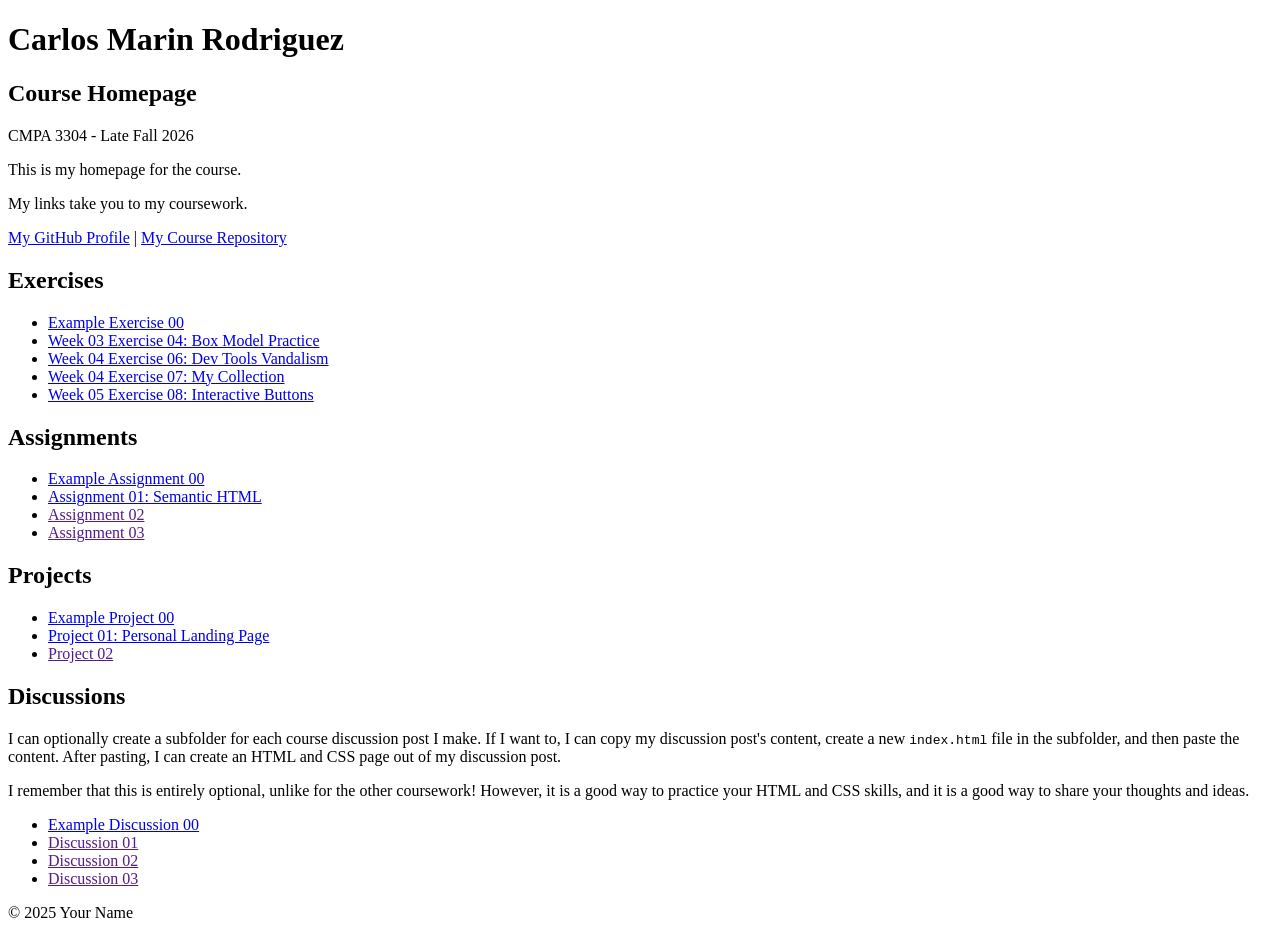
<file: index.html>
<!DOCTYPE html>

<!--

INSTRUCTIONS: HOW TO CHANGE THIS PAGE:

1. Change "Student Name" in the title above to your real name.

2. Change "Your Name" in the big heading below to your real name.

3. Change "your-username" to your real GitHub username in both links.

4. Change "your-repo-name" to the name of this repository.

5. Change "Course Name" to the name of your class.

6. Change "Semester Year" to match when you are taking this class.

7. Add links to your work:
    - Find the words that say "Exercise 01", "Assignment 01", etc.
    - Between the quote marks in href="", put the relative link to your work in the subfolder. You can simply link to the subfolder name. Take a look at the example folders and links to see how to do this.
    - For work not yet started/completed, you can leave the href="" blank until you are ready.
    - Change the words "Exercise 01" to match the name of the exercise. Do the same for assignments and projects. If you add your discussion posts, do the same for them.
    - Do this for each piece of work you finish.

8. You can add more links by copying a whole line like this:
    <li><a href="">New Work Name</a></li>
    Then paste it below the last one in that section.

9. Save your changes and push to GitHub when you are done. Remember you can use GitHub Desktop to help you with this.

Remember: During the course, if you want, you can style your homepage to introduce your own style and aesthetics. To start, keep this page simple and plain. This is just a template to get you started. Embrace the handcrafted approach to web design and development: change things to make them your own.

Remember: You must have a GitHub account, a new GitHub repository for this course, and this file (index.html) in that repository. 

Remember: You must create subfolders for each piece of coursework as the semester progresses.

-->

<html lang="en">
    <head>
        <meta charset="UTF-8" />
        <title>Course Homepage template</title>
        <meta charset="UTF-8" />
        <meta name="viewport" content="width=device-width, initial-scale=1.0" />
        <title>Carlos Marin Rodriguez - Course Homepage</title>
    </head>

    <body>
        <header>
            <h1>Carlos Marin Rodriguez</h1>
            <h2>Course Homepage</h2>
            <p>CMPA 3304 - Late Fall 2026</p>
            <p>This is my homepage for the course.</p>
            <p>My links take you to my coursework.</p>
            <nav>
                <a href="https://github.com/cmrodgz">My GitHub Profile</a>
                |
                <a href="https://github.com/cmrodgz/course-portfolio">
                    My Course Repository
                </a>
            </nav>
        </header>

        <main>
            <section>
                <h2>Exercises</h2>
                <ul>
                    <li>
                        <a href="example-exercise-00/">Example Exercise 00</a>
                    </li>
                    <li><a href="week-03-exercise-04/">Week 03 Exercise 04: Box Model Practice</a></li>
                    <li><a href="week-04-exercise-06/">Week 04 Exercise 06: Dev Tools Vandalism</a></li>
                    <li><a href="week-04-exercise-07/">Week 04 Exercise 07: My Collection</a></li>
                    <li><a href="week-05-exercise-08/">Week 05 Exercise 08: Interactive Buttons</a></li>
                </ul>
            </section>

            <section>
                <h2>Assignments</h2>
                <ul>
                    <li>
                        <a href="example-assignment-00/">
                            Example Assignment 00
                        </a>
                    </li>
                    <li><a href="assignment-01/">Assignment 01: Semantic HTML</a></li>
                    <li><a href="">Assignment 02</a></li>
                    <li><a href="">Assignment 03</a></li>
                </ul>
            </section>

            <section>
                <h2>Projects</h2>
                <ul>
                    <li>
                        <a href="example-project-00/">Example Project 00</a>
                    </li>
                    <li><a href="project-01/">Project 01: Personal Landing Page</a></li>
                    <li><a href="">Project 02</a></li>
                </ul>
            </section>

            <section>
                <h2>Discussions</h2>
                <p>
                    I can optionally create a subfolder for each course
                    discussion post I make. If I want to, I can copy my
                    discussion post's content, create a new
                    <code>index.html</code>
                    file in the subfolder, and then paste the content. After
                    pasting, I can create an HTML and CSS page out of my
                    discussion post.
                </p>
                <p>
                    I remember that this is entirely optional, unlike for the
                    other coursework! However, it is a good way to practice your
                    HTML and CSS skills, and it is a good way to share your
                    thoughts and ideas.
                </p>
                <ul>
                    <li>
                        <a href="example-discussion-00/">
                            Example Discussion 00
                        </a>
                    </li>
                    <li><a href="">Discussion 01</a></li>
                    <li><a href="">Discussion 02</a></li>
                    <li><a href="">Discussion 03</a></li>
                </ul>
            </section>
        </main>

        <footer>
            <p>&copy; 2025 Your Name</p>
        </footer>
    </body>
</html>
</file>
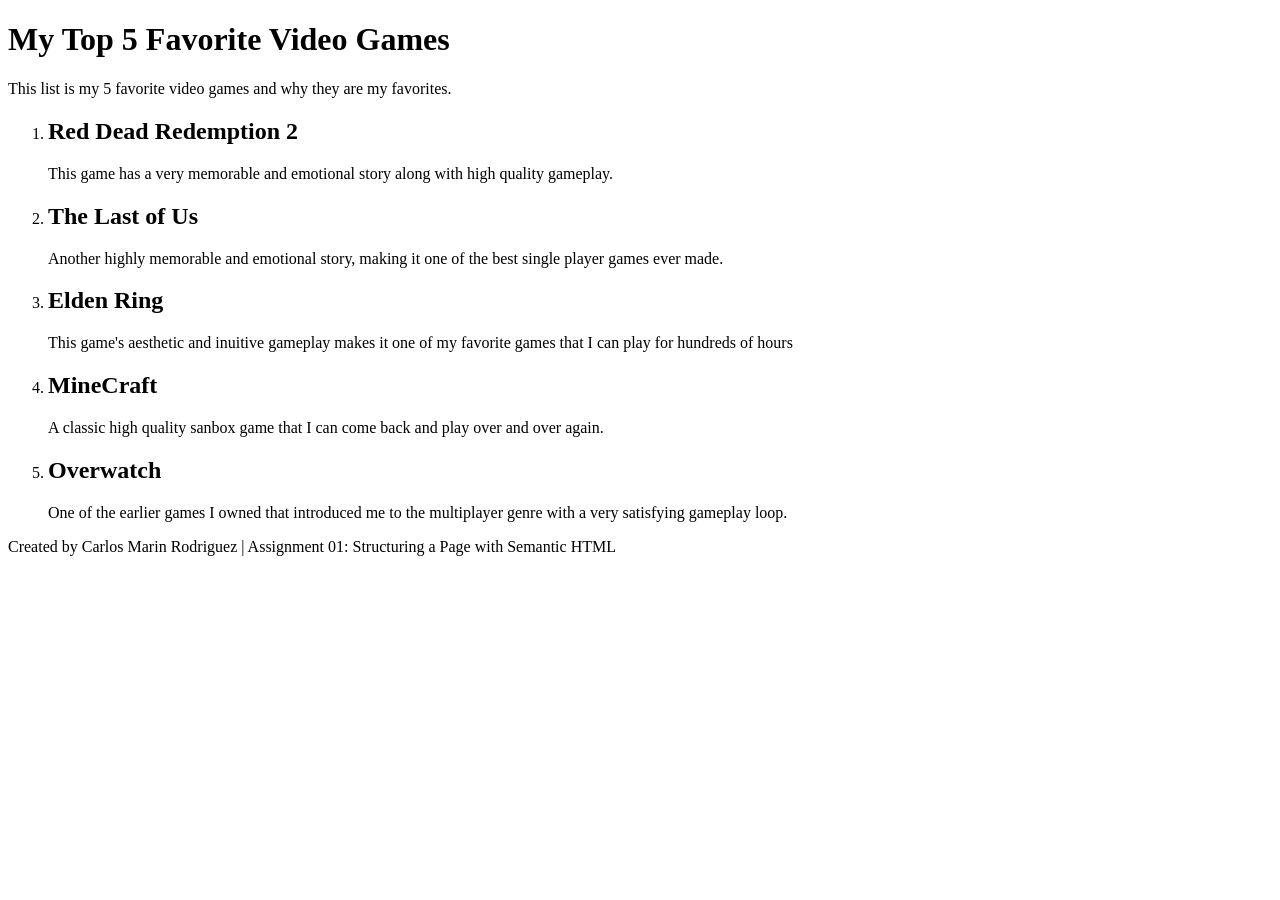
<file: assignment-01/index.html>
<!DOCTYPE html>
<html lang="en">
    <head>
        <meta charset="UTF-8">
        <meta name="viewport" content="width=device-width, initial-scale=1.0">
        <title>My Top 5 Favorite Video Games</title>
    </head>
    <body>

        <header>
            <h1>My Top 5 Favorite Video Games</h1>
            <p>This list is my 5 favorite video games and why they are my favorites.</p>
        </header>

        <main>
            <ol>
                <li>
                    <h2>Red Dead Redemption 2</h2>
                    <p>This game has a very memorable and emotional story along with high quality gameplay.</p>
                </li>

                <li>
                    <h2>The Last of Us</h2>
                    <p>Another highly memorable and emotional story, making it one of the best single player games ever made.</p>
                </li>

                <li>
                    <h2>Elden Ring</h2>
                    <p>This game's aesthetic and inuitive gameplay makes it one of my favorite games that I can play for hundreds of hours</p>
                </li>

                <li>
                    <h2>MineCraft</h2>
                    <p>A classic high quality sanbox game that I can come back and play over and over again.</p>
                </li>

                <li>
                    <h2>Overwatch</h2>
                    <p>One of the earlier games I owned that introduced me to the multiplayer genre with a very satisfying gameplay loop.</p>
                </li>
            </ol>
        </main>

        <footer>
            <p>Created by Carlos Marin Rodriguez | Assignment 01: Structuring a Page with Semantic HTML</p>
        </footer>
        
    </body>
</html>
</file>
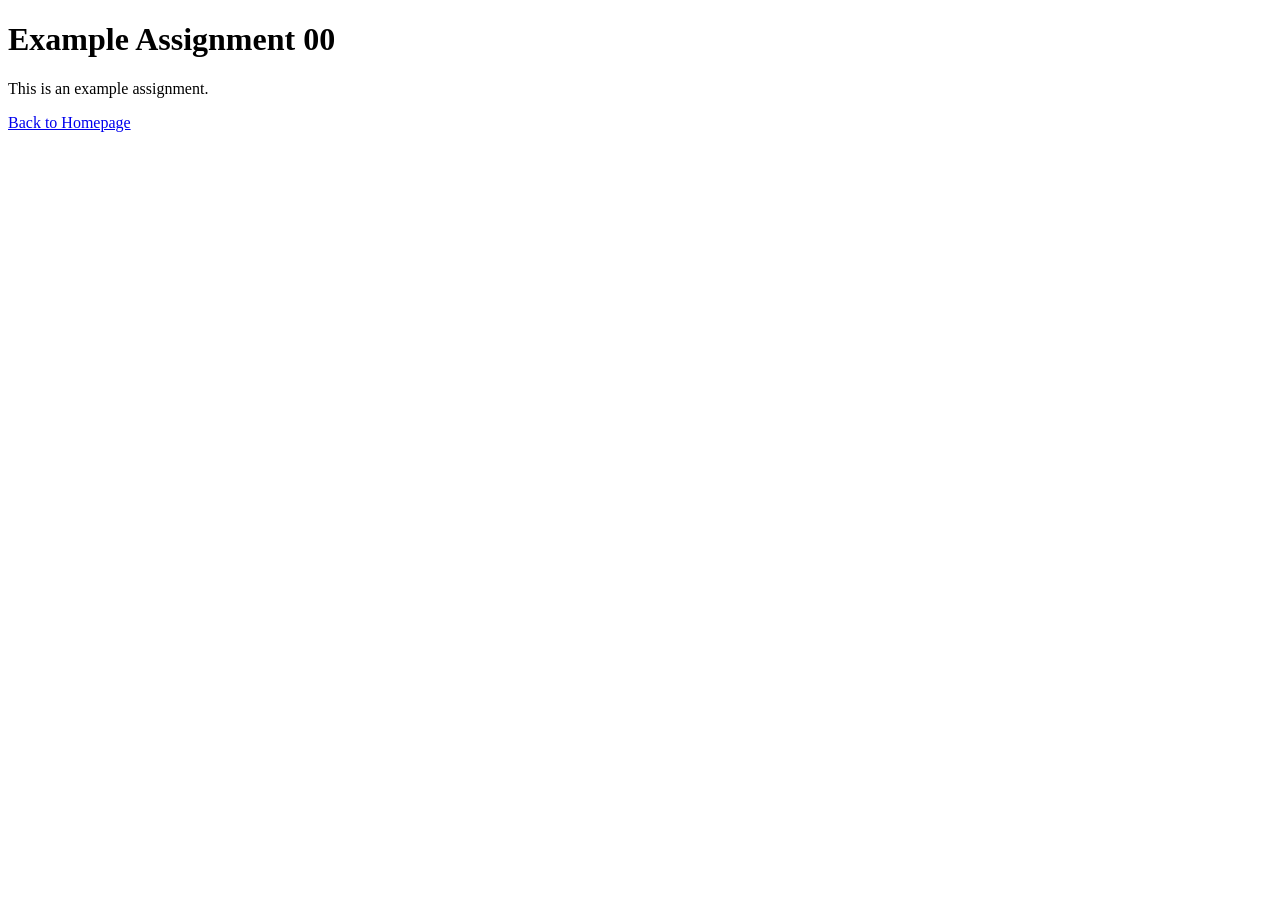
<file: example-assignment-00/index.html>
<!DOCTYPE html>
<html lang="en">
    <head>
        <meta charset="UTF-8" />
        <meta name="viewport" content="width=device-width, initial-scale=1.0" />
        <title>Example Assignment 00</title>
    </head>
    <body>
        <h1>Example Assignment 00</h1>
        <p>This is an example assignment.</p>
        <a href="../index.html">Back to Homepage</a>
    </body>
</html>
</file>
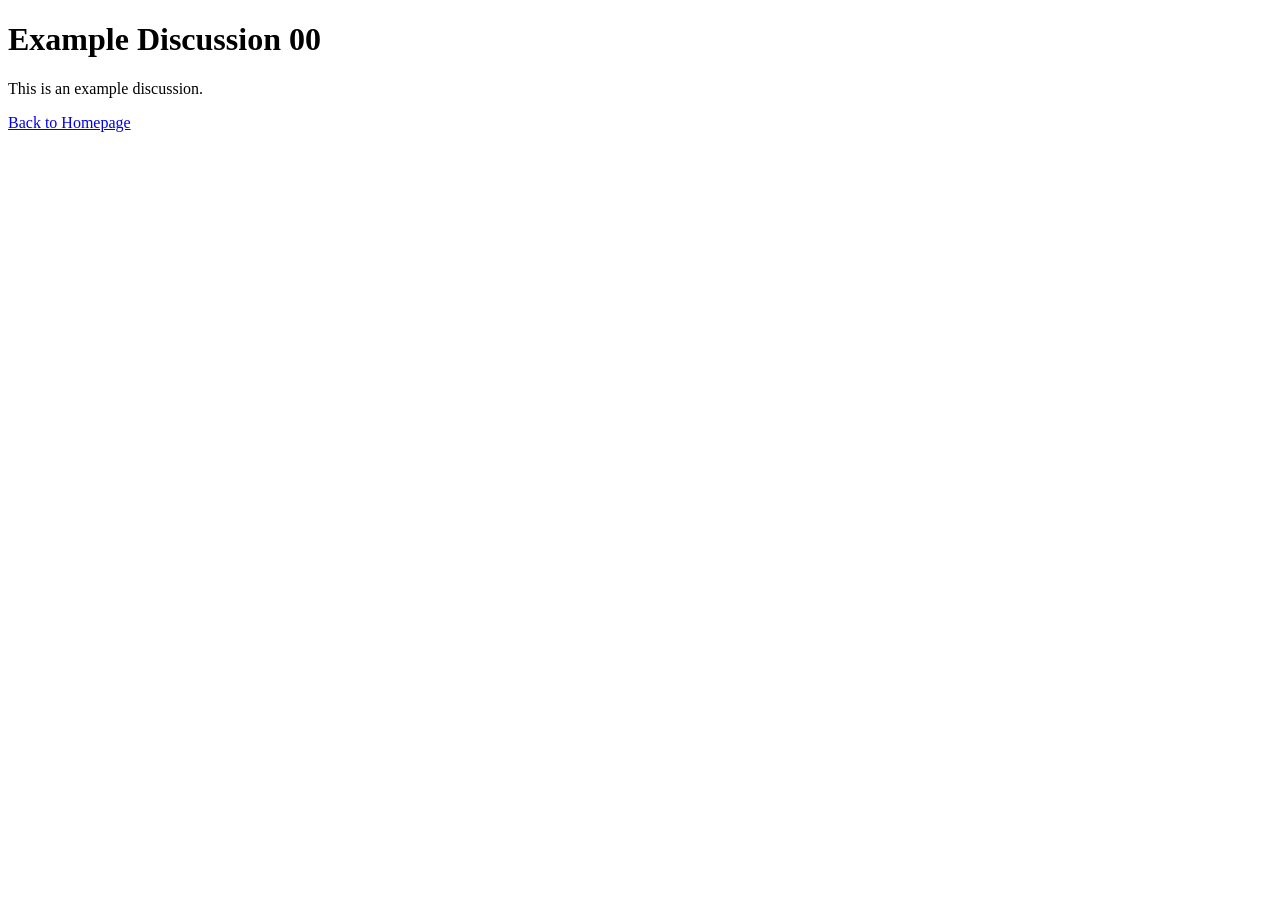
<file: example-discussion-00/index.html>
<!DOCTYPE html>
<html lang="en">
    <head>
        <meta charset="UTF-8" />
        <meta name="viewport" content="width=device-width, initial-scale=1.0" />
        <title>Example Discussion 00</title>
    </head>
    <body>
        <h1>Example Discussion 00</h1>
        <p>This is an example discussion.</p>
        <a href="../index.html">Back to Homepage</a>
    </body>
</html>
</file>
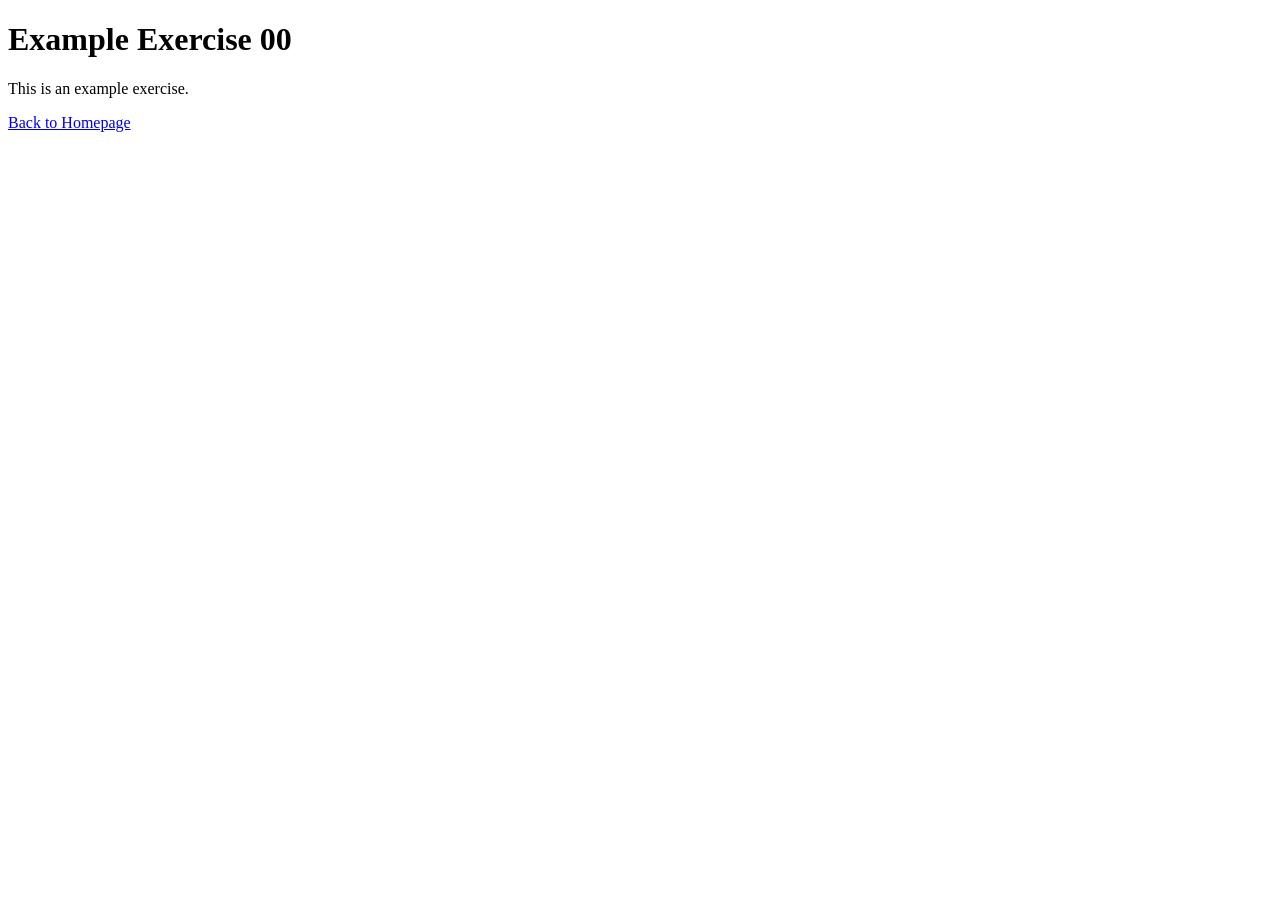
<file: example-exercise-00/index.html>
<!DOCTYPE html>
<html lang="en">
    <head>
        <meta charset="UTF-8" />
        <meta name="viewport" content="width=device-width, initial-scale=1.0" />
        <title>Example Exercise 00</title>
    </head>
    <body>
        <h1>Example Exercise 00</h1>
        <p>This is an example exercise.</p>
        <a href="../index.html">Back to Homepage</a>
    </body>
</html>
</file>
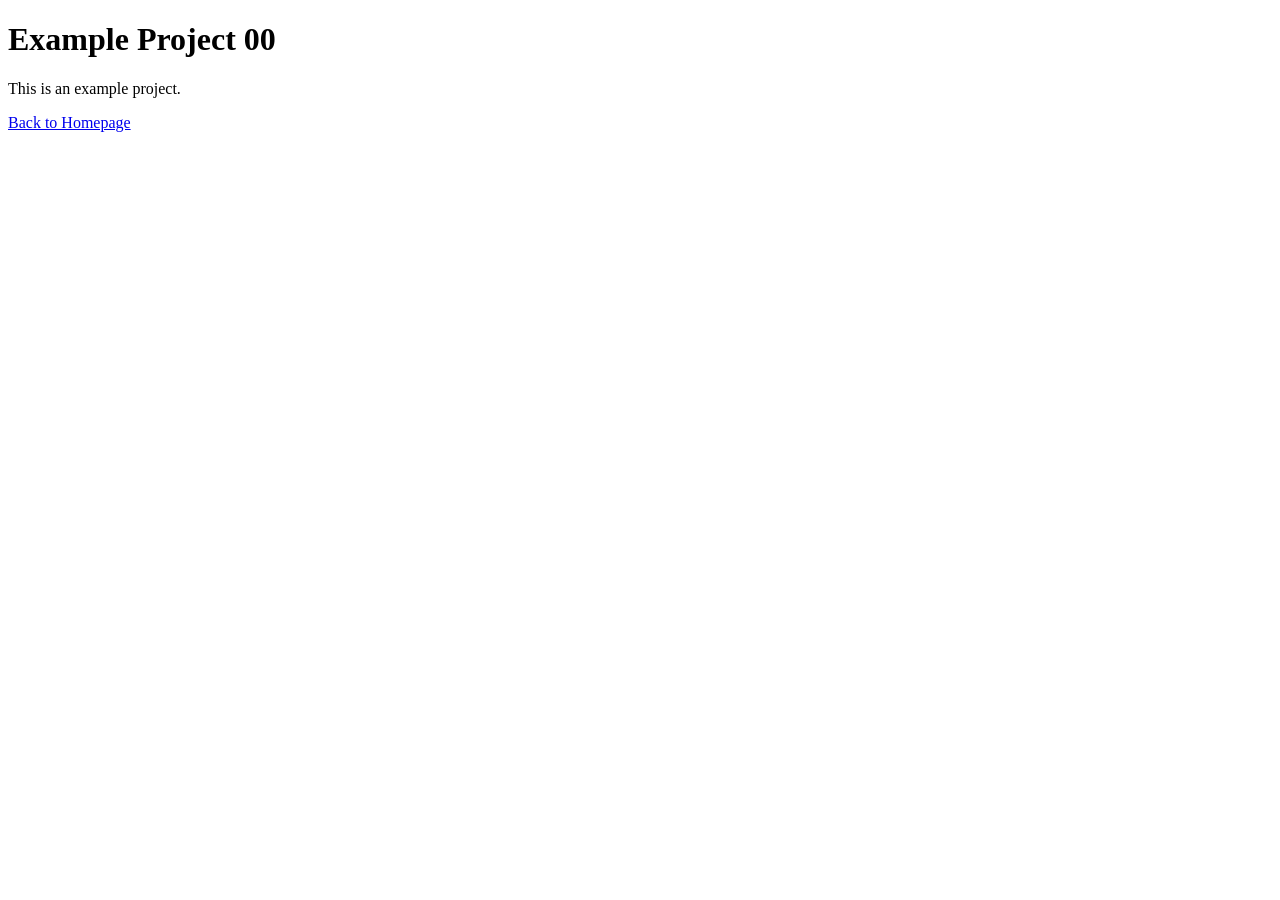
<file: example-project-00/index.html>
<!DOCTYPE html>
<html lang="en">
    <head>
        <meta charset="UTF-8" />
        <meta name="viewport" content="width=device-width, initial-scale=1.0" />
        <title>Example Project 00</title>
    </head>
    <body>
        <h1>Example Project 00</h1>
        <p>This is an example project.</p>
        <a href="../index.html">Back to Homepage</a>
    </body>
</html>
</file>
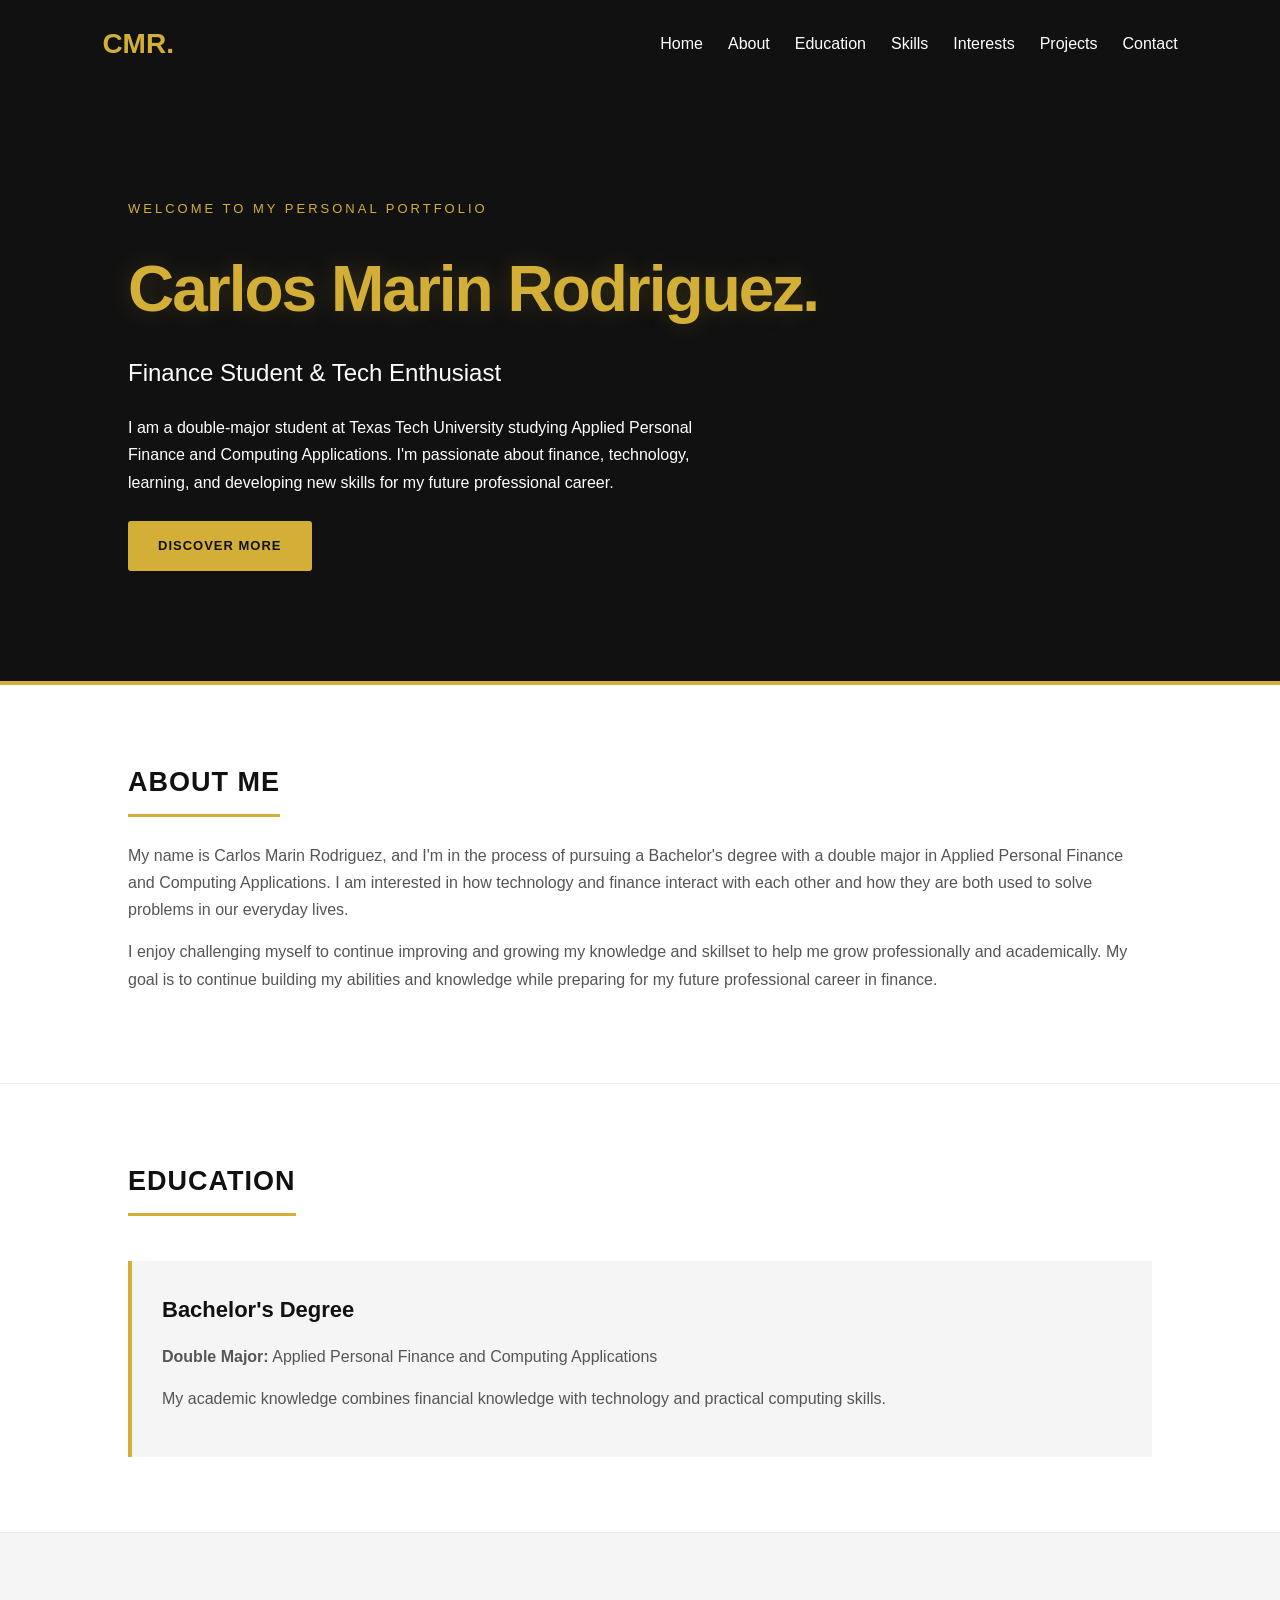
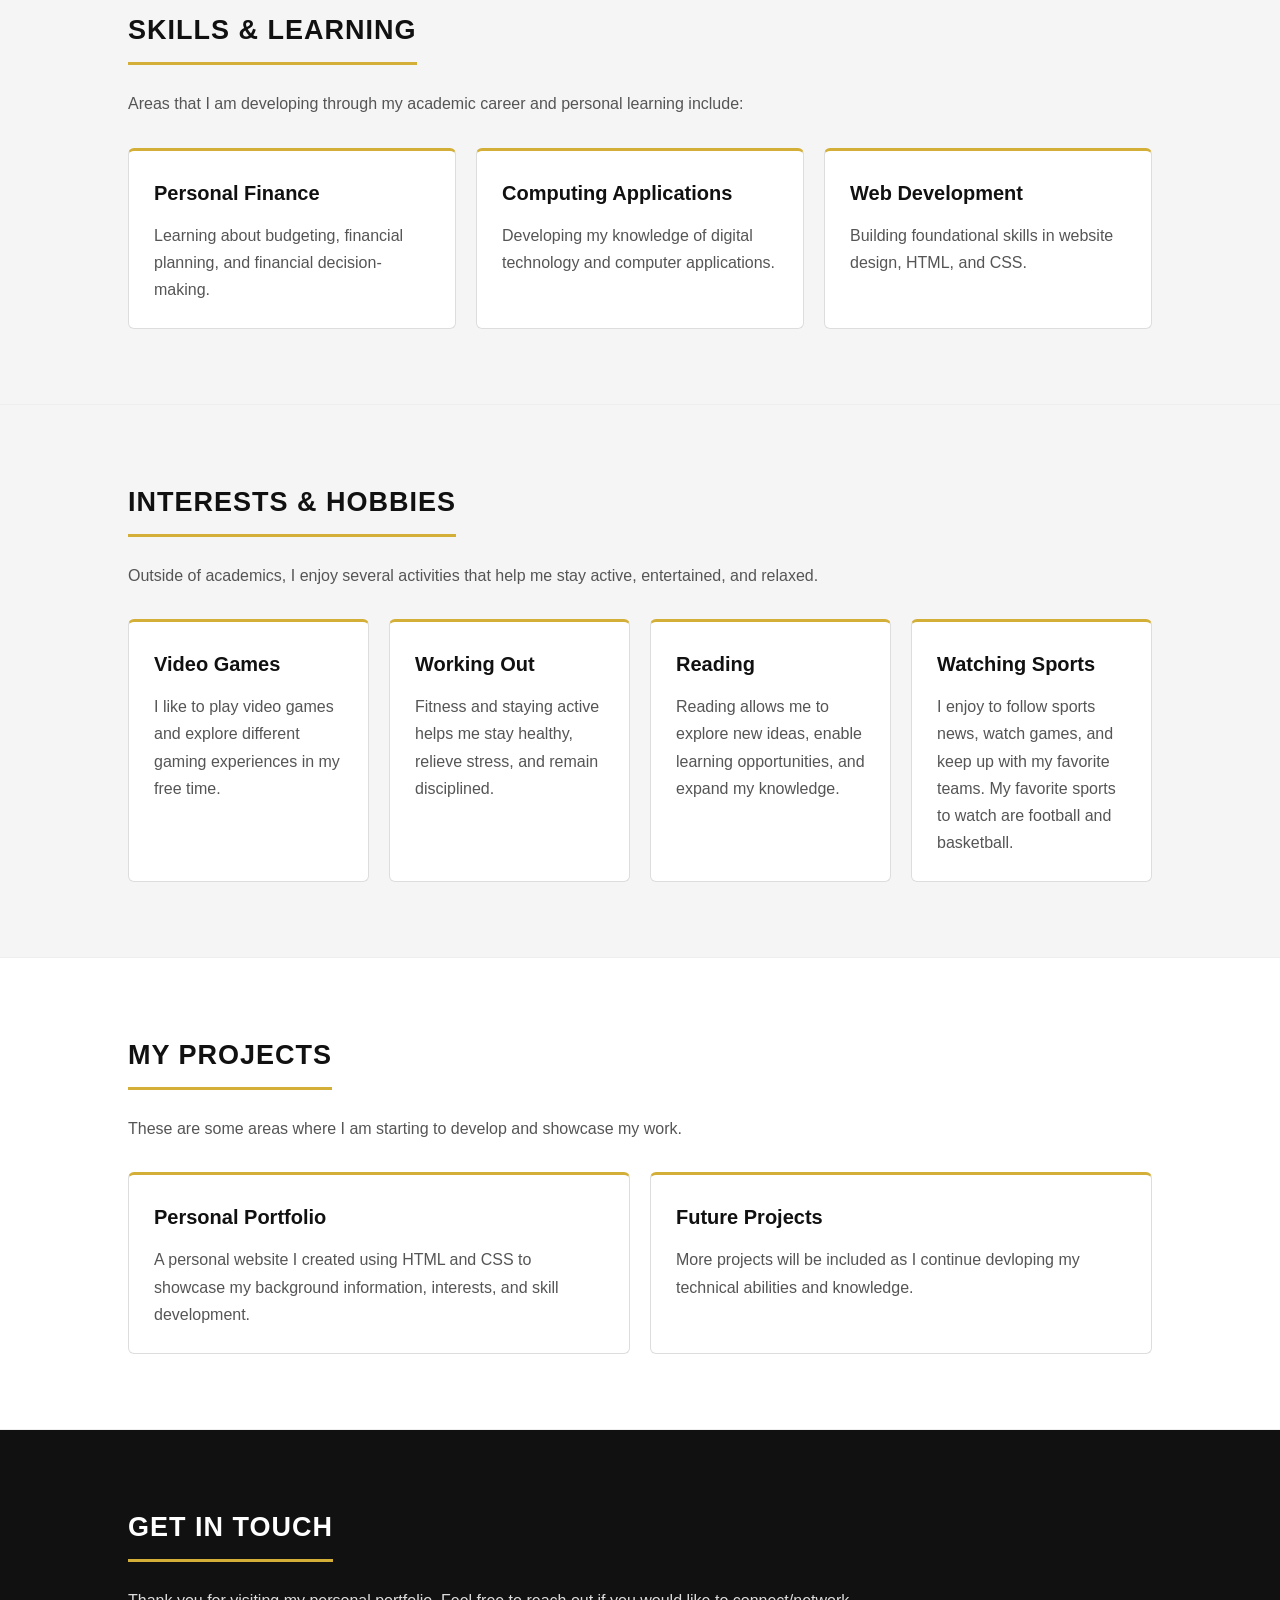
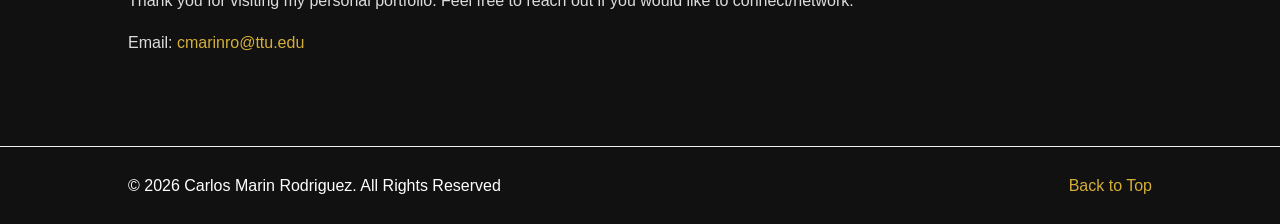
<file: project-01/index.html>
<!DOCTYPE html>
<html lang="en">
    
<head>
    <meta charset="UTF-8">
    <meta name="viewport" content="width=device-width, initial-scale=1.0">
    <title>Carlos Marin Rodriguez | Personal Portfolio</title>
    <link rel="stylesheet" href="style.css">
</head>

<body>

    <header>
        <nav class="navbar">
            <a href="#home" class="logo">CMR.</a>

            <ul class="nav-links">
                <li><a href="#home">Home</a></li>
                <li><a href="#about">About</a></li>
                <li><a href="#education">Education</a></li>
                <li><a href="#skills">Skills</a></li>
                <li><a href="#interests">Interests</a></li>
                <li><a href="#projects">Projects</a></li>
                <li><a href="#contact">Contact</a></li>
            </ul>

        </nav>

    </header>

    <main>

        <section id="home" class="hero">
            <p class="welcome">WELCOME TO MY PERSONAL PORTFOLIO</p>

            <h1><span>Carlos Marin Rodriguez.</span></h1>

            <h2>Finance Student & Tech Enthusiast</h2>

            <p>
                I am a double-major student at Texas Tech University studying Applied Personal Finance and Computing Applications.
                I'm passionate about finance, technology, learning, and developing new skills for my future professional career. 
            </p>

            <a href="#about" class="hero-button">Discover More</a>
        </section>

        <section id="about" class="content-section">
            <h2>About Me</h2>

            <p>
                My name is Carlos Marin Rodriguez, and I'm in the process of pursuing a Bachelor's degree with a double major in 
                Applied Personal Finance and Computing Applications. I am interested in how technology and finance interact with each
                other and how they are both used to solve problems in our everyday lives. 
            </p>

            <p>
                I enjoy challenging myself to continue improving and growing my knowledge and skillset to help me grow professionally
                and academically. My goal is to continue building my abilities and knowledge while preparing for my future professional
                career in finance. 
            </p>
        </section>

        <section id="education" class="content-section">
            <h2>Education</h2>

            <div class="education-card">
                <h3>Bachelor's Degree</h3>

                <p>
                    <strong>Double Major:</strong>
                    Applied Personal Finance and Computing Applications
                </p>

                <p>
                    My academic knowledge combines financial knowledge with technology and practical computing skills.
                </p>
            </div>
        </section>

        <section id="skills" class="content-section">
            <h2>Skills & Learning</h2>

            <p>
                Areas that I am developing through my academic career and personal learning include:
            </p>

            <div class="card-container">

                <div class="info-card">
                    <h3>Personal Finance</h3>
                    <p>
                        Learning about budgeting, financial planning, and financial decision-making.
                    </p>
                </div>

                <div class="info-card">
                    <h3>Computing Applications</h3>
                    <p>
                        Developing my knowledge of digital technology and computer applications.
                    </p>
                </div>

                <div class="info-card">
                    <h3>Web Development</h3>
                    <p>
                        Building foundational skills in website design, HTML, and CSS. 
                    </p>
                </div>

            </div>
        </section>

        <section id="interests" class="content-section">
            <h2>Interests & Hobbies</h2>

            <p>
                Outside of academics, I enjoy several activities that help me stay active, entertained, and relaxed. 
            </p>

            <div class="card-container">

                <div class="info-card">
                    <h3>Video Games</h3>
                    <p>
                        I like to play video games and explore different gaming experiences in my free time. 
                    </p>
                </div>

                <div class="info-card">
                    <h3>Working Out</h3>
                    <p>
                        Fitness and staying active helps me stay healthy, relieve stress, and remain disciplined.
                    </p>
                </div>

                <div class="info-card">
                    <h3>Reading</h3>
                    <p>
                        Reading allows me to explore new ideas, enable learning opportunities, and expand my knowledge.
                    </p>
                </div>

                <div class="info-card">
                    <h3>Watching Sports</h3>
                    <p>
                        I enjoy to follow sports news, watch games, and keep up with my favorite teams. My favorite sports to watch
                        are football and basketball. 
                    </p>
                </div>

            </div>
        </section>

        <section id="projects" class="content-section">
            <h2>My Projects</h2>

            <p>
                These are some areas where I am starting to develop and showcase my work.
            </p>

            <div class="card-container">

                <div class="info-card">
                    <h3>Personal Portfolio</h3>
                    <p>
                        A personal website I created using HTML and CSS to showcase my background information, interests, and skill development.
                    </p>
                </div>

                <div class="info-card">
                    <h3>Future Projects</h3>
                    <p>
                        More projects will be included as I continue devloping my technical abilities and knowledge.
                    </p>
                </div>

            </div>
        </section>

        <section id="contact" class="content-section contact">
            <h2>Get In Touch</h2>

            <p>
                Thank you for visiting my personal portfolio.
                Feel free to reach out if you would like to connect/network. 
            </p>

            <p>
                Email: 
                <a href="malito:cmarinro@ttu.edu">
                    cmarinro@ttu.edu
                </a>
            </p>
        </section>

    </main>

    <footer>
        <p>&copy; 2026 Carlos Marin Rodriguez. All Rights Reserved</p>
        <a href="#home">Back to Top</a>
    </footer>

</body>
</html>
</file>
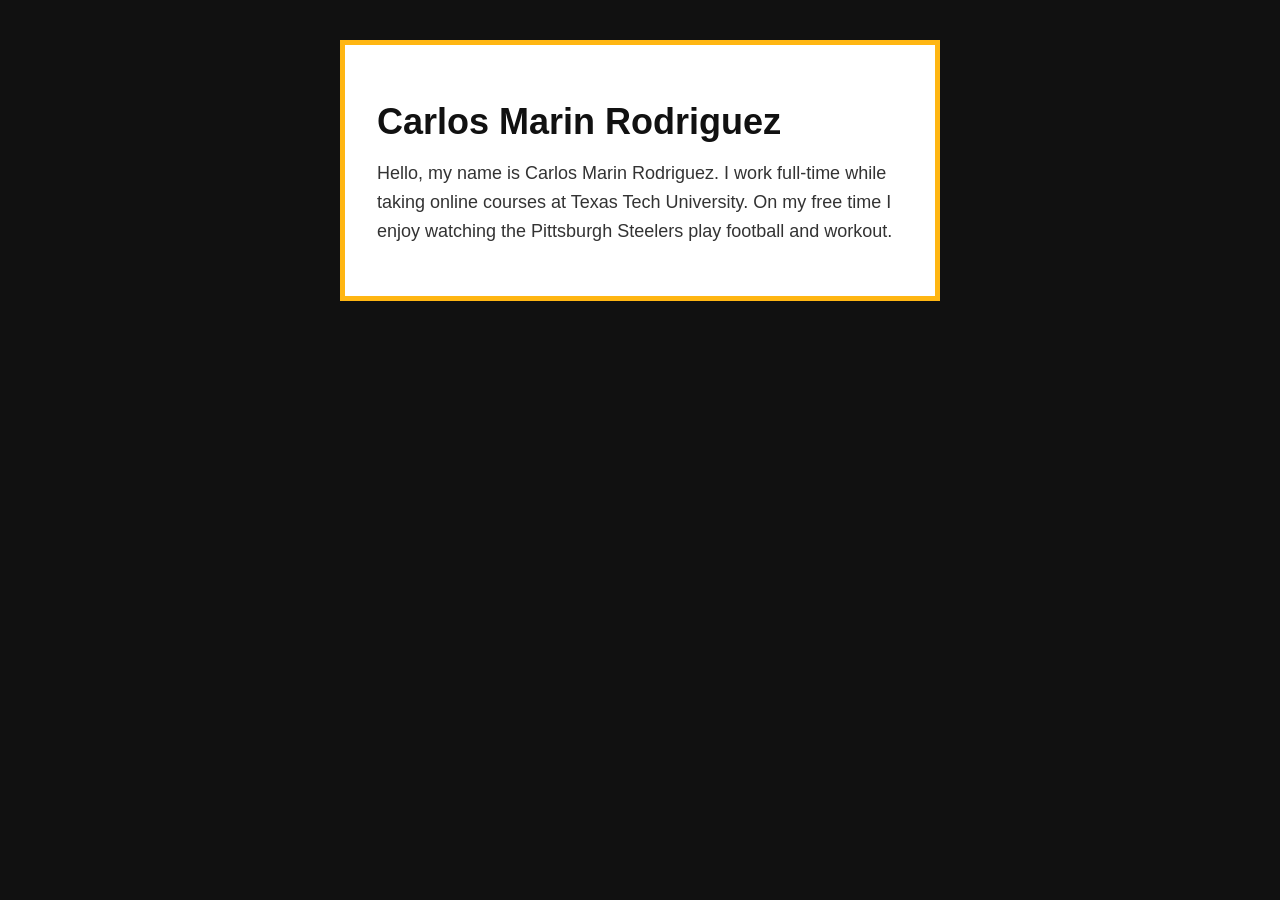
<file: week-03-exercise-04/index.html>
<!DOCTYPE html>
<html lang="en">
    <head>
        <meta charset="UTF-8">
        <meta name="viewport" content="width=device-width, intial-scale=1.0">
        <title>My Personal Card</title>
        <link rel="stylesheet" href="style.css">
    </head>
    <body>

        <div class="card">
            <h1>Carlos Marin Rodriguez</h1>

            <p>
                Hello, my name is Carlos Marin Rodriguez. I work full-time while taking online courses at Texas Tech University. On my free time I enjoy watching the Pittsburgh Steelers play football and workout. 
            </p>
        </div>
    </body>
</html>
</file>
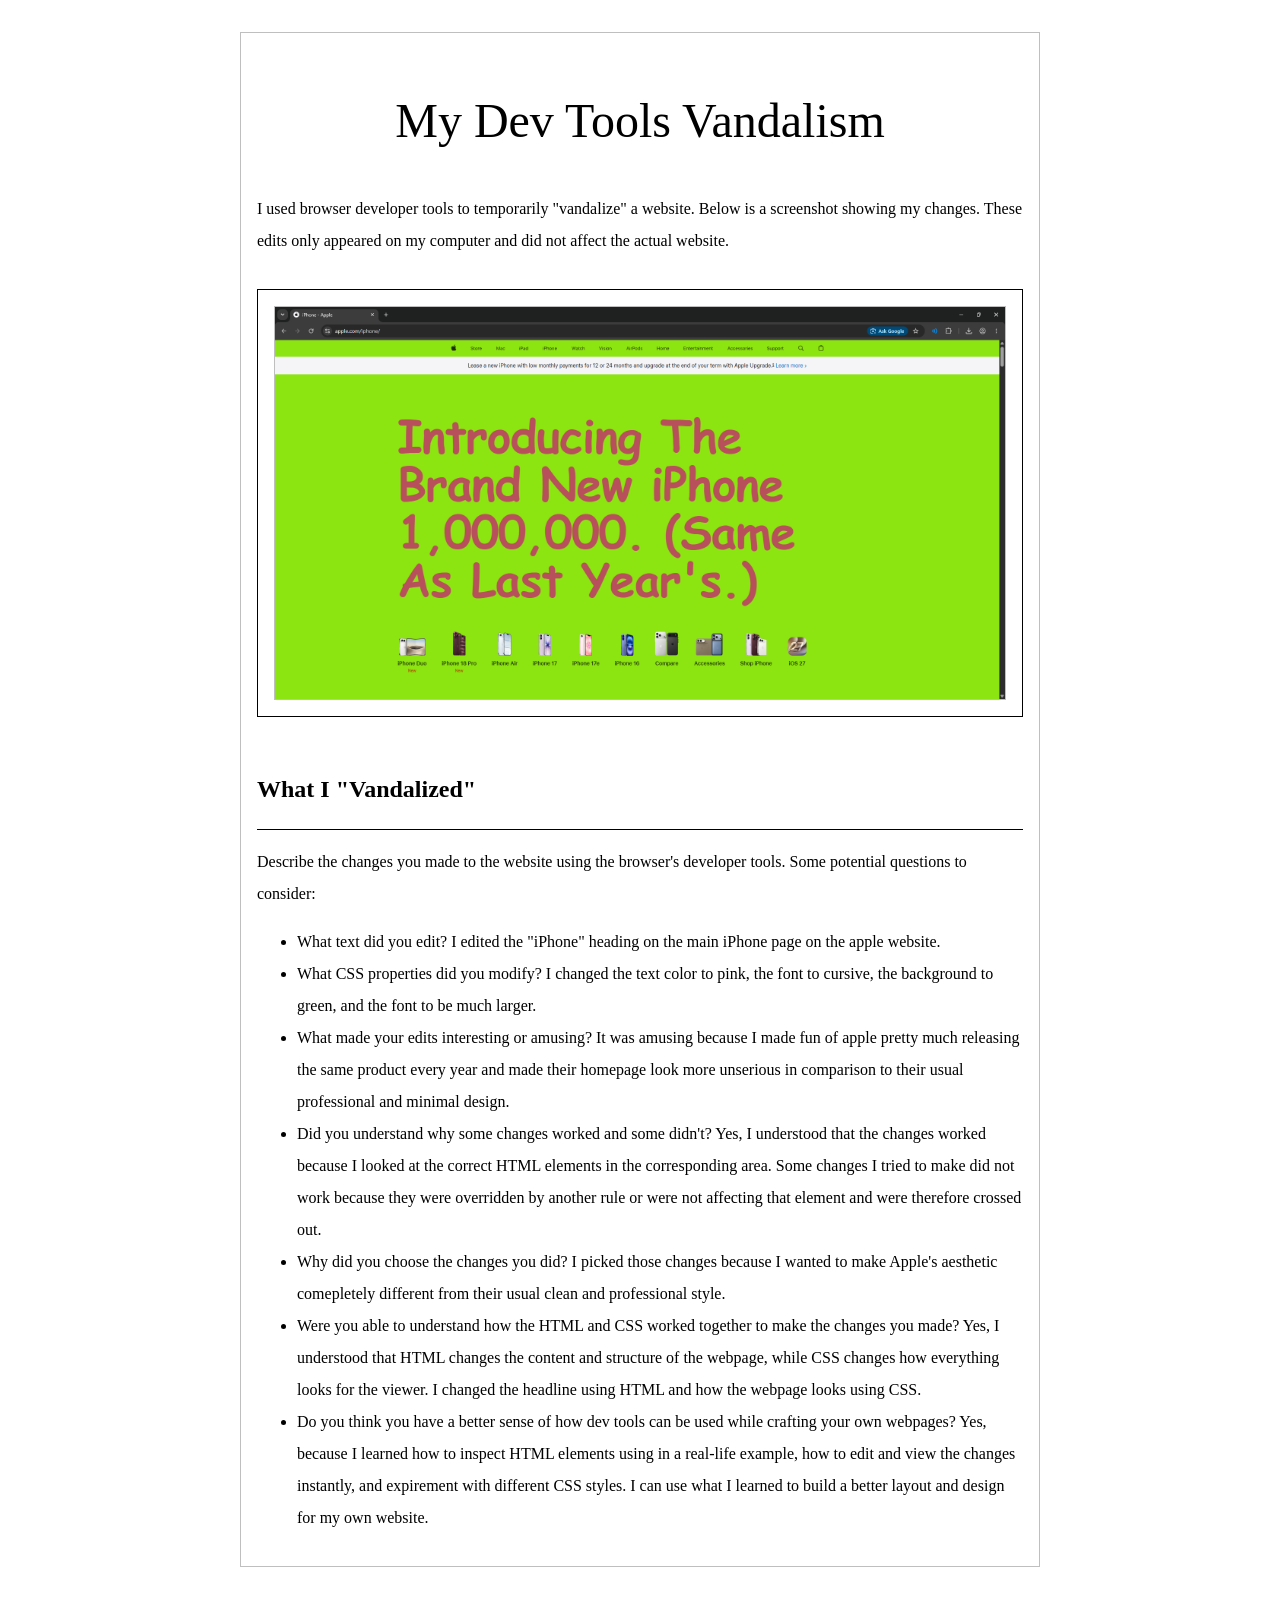
<file: week-04-exercise-06/index.html>
<!DOCTYPE html>
<html lang="en">

<head>
    <meta charset="UTF-8" />
    <meta name="viewport" content="width=device-width, initial-scale=1.0" />
    <title>Week 04 Exercise 01 - My Dev Tools Vandalism</title>
    <link rel="stylesheet" href="./style.css" />
</head>

<body>
    <main>
        <h1>My Dev Tools Vandalism</h1>
        <p>
            I used browser developer tools to temporarily "vandalize" a
            website. Below is a screenshot showing my changes. These edits
            only appeared on my computer and did not affect the actual
            website.
        </p>
        <div class="screenshot-container">
            <!-- 
                IMPORTANT: Update the src attribute below to match your screenshot filename.
                Example: If your screenshot is named "apple-dot-com-but-with-papyrus-font.png", change the line to:
                src="./apple-dot-com-but-with-papyrus-font.png"
            -->
            <img src="devtools-vandalism-screenshot.png" alt="Screenshot of the webpage I vandalized" />
        </div>
        <h2>What I "Vandalized"</h2>
        <p>
            Describe the changes you made to the website using the browser's developer tools. Some potential questions
            to consider:
        <ul>
            <li>What text did you edit? I edited the "iPhone" heading on the main iPhone page on the apple website.</li>
            <li>What CSS properties did you modify? I changed the text color to pink, the font to cursive, the background to green, and the font to be much larger.</li>
            <li>What made your edits interesting or amusing? It was amusing because I made fun of apple pretty much releasing the same product every year and made their homepage look more unserious in comparison to their usual professional and minimal design.</li>
            <li>Did you understand why some changes worked and some didn't? Yes, I understood that the changes worked because I looked at the correct HTML elements in the corresponding area. Some changes I tried to make did not work because they were overridden by another rule or were not affecting that element and were therefore crossed out.</li>
            <li>Why did you choose the changes you did? I picked those changes because I wanted to make Apple's aesthetic comepletely different from their usual clean and professional style.</li>
            <li>Were you able to understand how the HTML and CSS worked together to make the changes you made? Yes, I understood that HTML changes the content and structure of the webpage, while CSS changes how everything looks for the viewer. I changed the headline using HTML and how the webpage looks using CSS.</li>
            <li>Do you think you have a better sense of how dev tools can be used while crafting your own webpages? Yes, because I learned how to inspect HTML elements using in a real-life example, how to edit and view the changes instantly, and expirement with different CSS styles. I can use what I learned to build a better layout and design for my own website.</li>
        </ul>
        </p>
    </main>
</body>

</html>
</file>
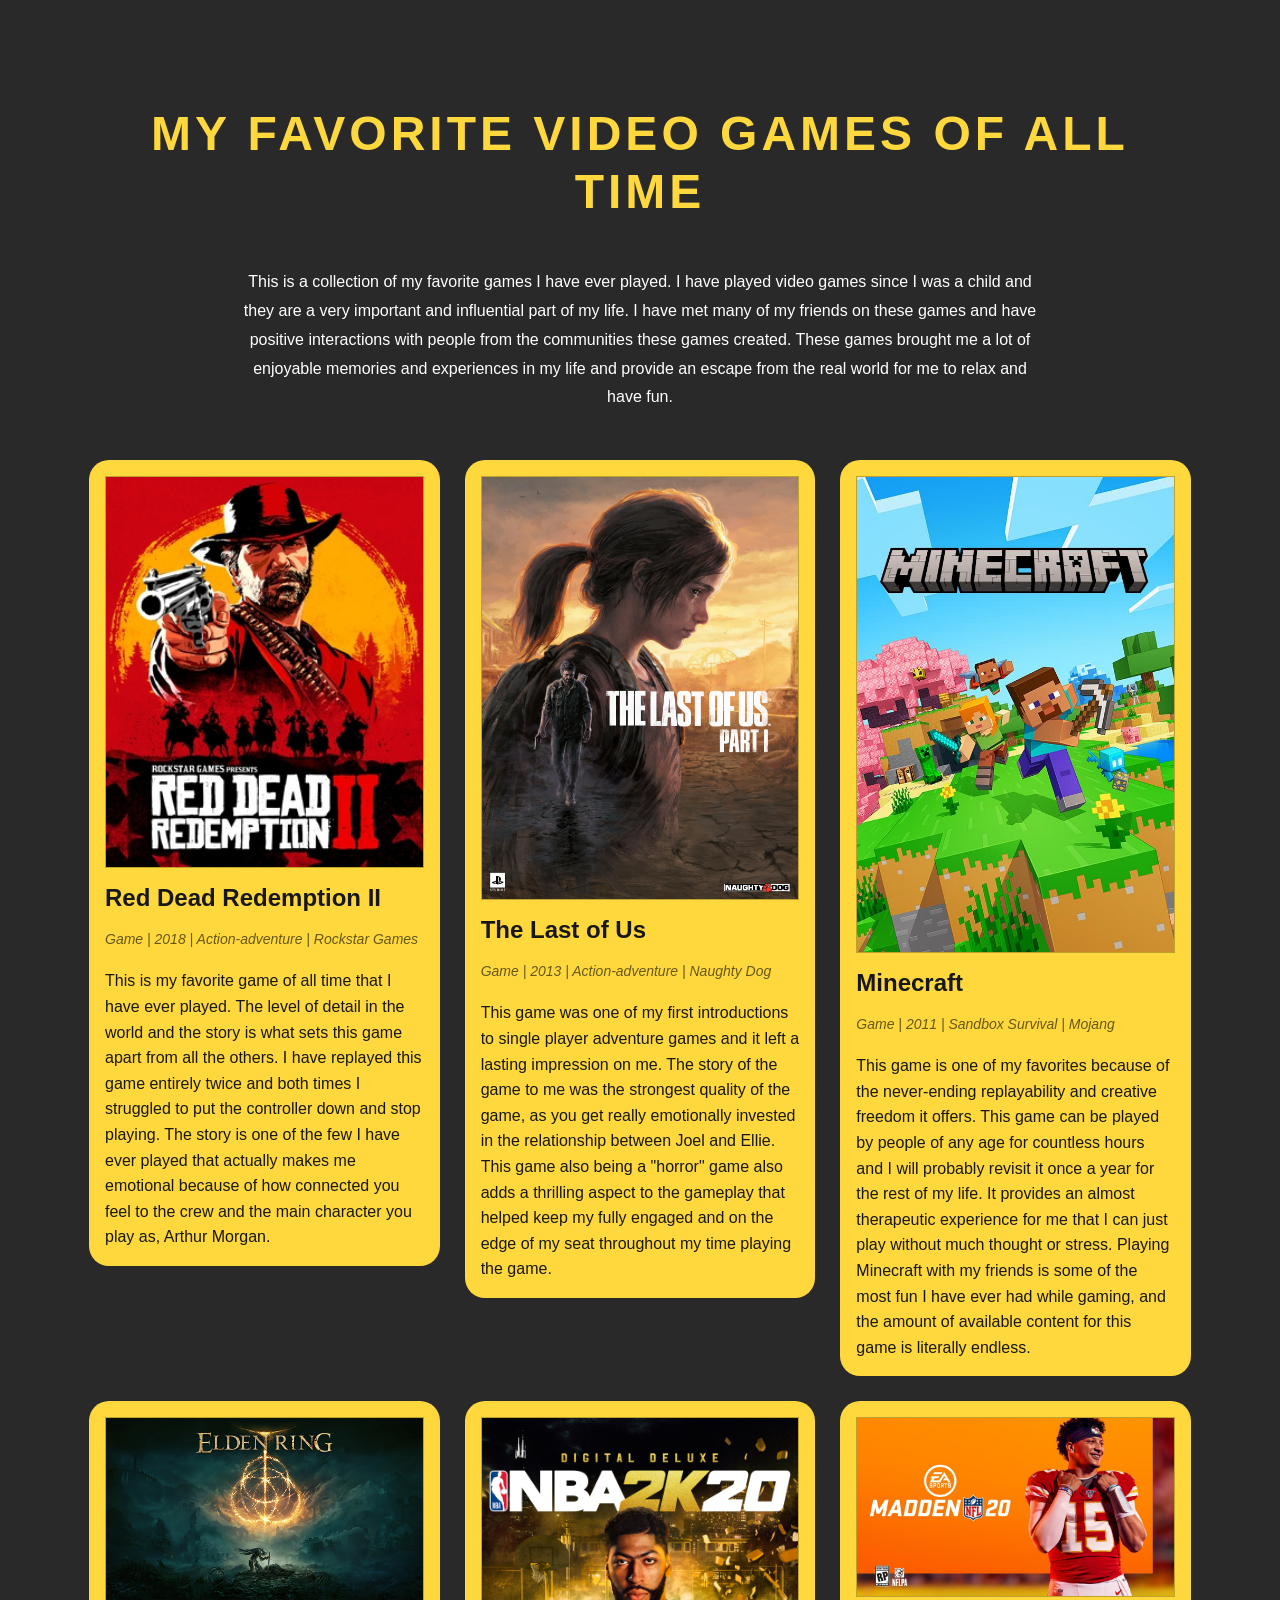
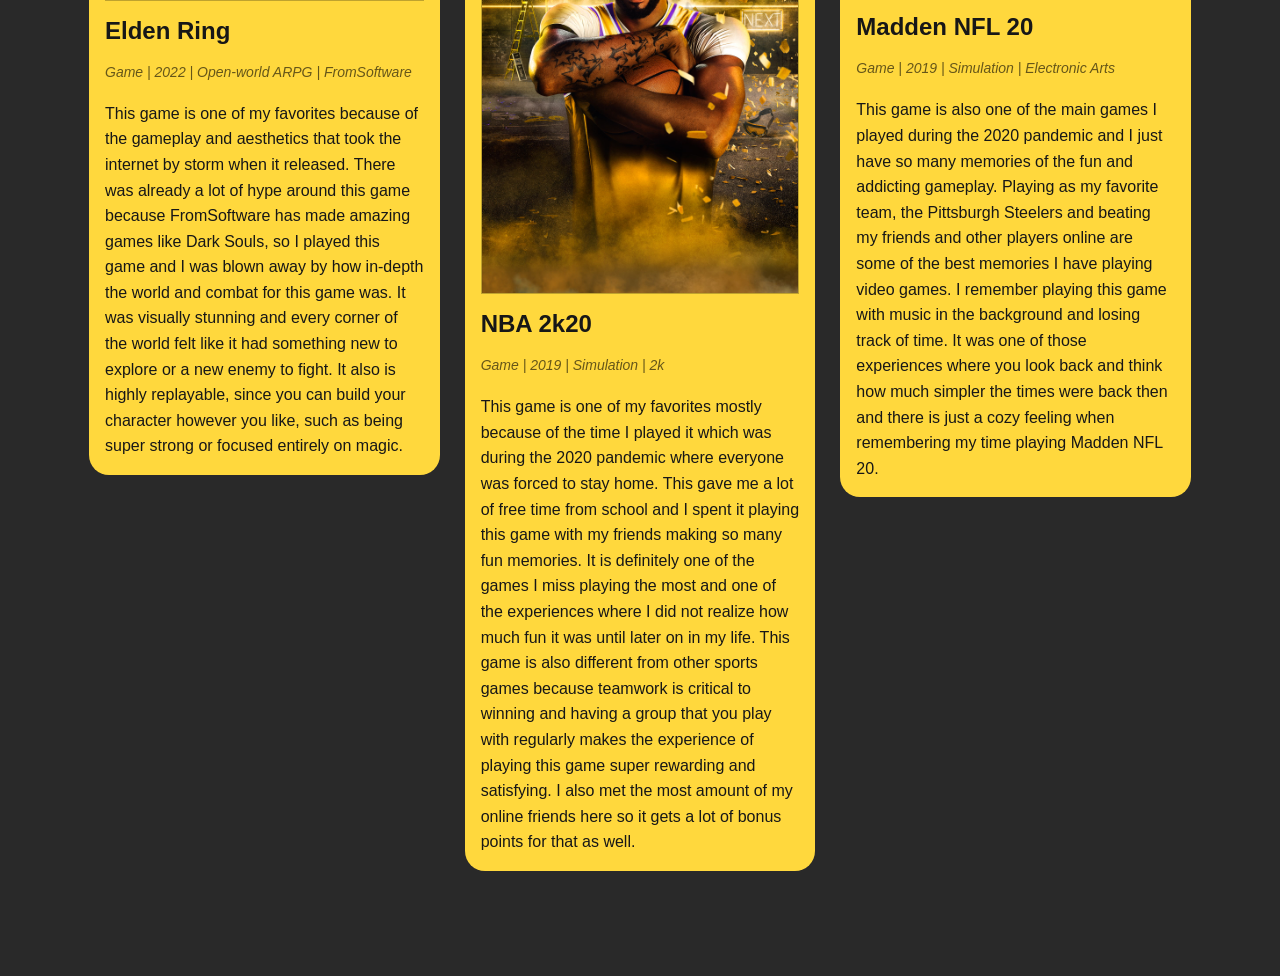
<file: week-04-exercise-07/index.html>
<!DOCTYPE html>
<html lang="en">

<head>
    <meta charset="UTF-8" />
    <meta name="viewport" content="width=device-width, initial-scale=1.0" />
    <title>Week 04 Exercise 02 - My Collection</title>
    <link rel="stylesheet" href="./style.css" />
</head>

<body>
    <main>
        <h1>My Favorite Video Games of All Time</h1>
        <!-- 
            SAMPLE OVERVIEW TEXT
            Replace this entire paragraph with your own description.
            How do you think about your collection? Write that out here.
            P.S. Please use your own words. Be yourself.
        -->
        <p>
            This is a collection of my favorite games I have ever played. I have played video games since I was a child and they are a 
            very important and influential part of my life. I have met many of my friends on these games and have positive interactions 
            with people from the communities these games created. These games brought me a lot of enjoyable memories and 
            experiences in my life and provide an escape from the real world for me to relax and have fun. 
        </p>

        <div class="collection-grid">

            <!-- 
                SAMPLE CARD 1
                Replace this entire card with your own item.
                Keep the same structure: image, title, details, description.
            -->
            <div class="collection-card">
                <img src="Red_Dead_Redemption_II (1).jpg" alt="Red Dead Redemption II" />
                <h2>Red Dead Redemption II</h2>
                <p class="details">Game | 2018 | Action-adventure | Rockstar Games</p>
                <p class="description">
                    This is my favorite game of all time that I have ever played. The level of detail in the world and the story is what 
                    sets this game apart from all the others. I have replayed this game entirely twice and both times I struggled to 
                    put the controller down and stop playing. The story is one of the few I have ever played that actually makes me 
                    emotional because of how connected you feel to the crew and the main character you play as, Arthur Morgan.
                </p>
            </div>

            <!-- 
                SAMPLE CARD 2
                Replace this entire card with your own item.
                Notice the structure is identical to Sample Card 1.
            -->
            <div class="collection-card">
                <img src="the-last-of-us-cover.jpg" alt="The Last of Us" />
                <h2>The Last of Us</h2>
                <p class="details">Game | 2013 | Action-adventure | Naughty Dog</p>
                <p class="description">
                   This game was one of my first introductions to single player adventure games and it left a lasting impression on me.
                   The story of the game to me was the strongest quality of the game, as you get really emotionally invested in the 
                   relationship between Joel and Ellie. This game also being a "horror" game also adds a thrilling aspect to the gameplay
                   that helped keep my fully engaged and on the edge of my seat throughout my time playing the game. 
                </p>
            </div>

            <!-- 
                PLACEHOLDER CARD 3
                Complete this card by adding your image, title, details, and description.
            -->
            <div class="collection-card">
                <img src="minecraft-game-cover.jpg" alt="Minecraft" />
                <h2>Minecraft</h2>
                <p class="details">Game | 2011 | Sandbox Survival | Mojang </p>
                <p class="description">
                    This game is one of my favorites because of the never-ending replayability and creative freedom it offers. This game can
                    be played by people of any age for countless hours and I will probably revisit it once a year for the rest of
                    my life. It provides an almost therapeutic experience for me that I can just play without much thought or stress. Playing 
                    Minecraft with my friends is some of the most fun I have ever had while gaming, and the amount of available content for this 
                    game is literally endless. 
                </p>
            </div>

            <!-- 
                PLACEHOLDER CARD 4
                Complete this card by adding your image, title, details, and description.
            -->
            <div class="collection-card">
                <img src="elden-ring-cover.jpg" alt="Elden Ring" />
                <h2>Elden Ring</h2>
                <p class="details">Game | 2022 | Open-world ARPG | FromSoftware</p>
                <p class="description">
                   This game is one of my favorites because of the gameplay and aesthetics that took the internet by storm when it released. There
                   was already a lot of hype around this game because FromSoftware has made amazing games like Dark Souls, so I played this game
                   and I was blown away by how in-depth the world and combat for this game was. It was visually stunning and every corner of
                   the world felt like it had something new to explore or a new enemy to fight. It also is highly replayable, since you can 
                   build your character however you like, such as being super strong or focused entirely on magic. 
                </p>
            </div>

            <!-- 
                PLACEHOLDER CARD 5
                Complete this card by adding your image, title, details, and description.
            -->
            <div class="collection-card">
                <img src="nba2k20-cover.jpg" alt="NBA 2k20" />
                <h2>NBA 2k20</h2>
                <p class="details">Game | 2019 | Simulation | 2k </p>
                <p class="description">
                    This game is one of my favorites mostly because of the time I played it which was during the 2020 pandemic where 
                    everyone was forced to stay home. This gave me a lot of free time from school and I spent it playing this game with my
                    friends making so many fun memories. It is definitely one of the games I miss playing the most and one of the experiences
                    where I did not realize how much fun it was until later on in my life. This game is also different from other sports games
                    because teamwork is critical to winning and having a group that you play with regularly makes the experience of playing 
                    this game super rewarding and satisfying. I also met the most amount of my online friends here so it gets a lot of bonus 
                    points for that as well. 
                </p>
            </div>

            <!-- 
                PLACEHOLDER CARD 6
                Complete this card by adding your image, title, details, and description.
            -->
            <div class="collection-card">
                <img src="madden-nfl-20-patrick-mahomes_1.jpg" alt="Madden NFL 20" />
                <h2>Madden NFL 20</h2>
                <p class="details">Game | 2019 | Simulation | Electronic Arts </p>
                <p class="description">
                    This game is also one of the main games I played during the 2020 pandemic and I just have so many memories of the fun 
                    and addicting gameplay. Playing as my favorite team, the Pittsburgh Steelers and beating my friends and other players online
                    are some of the best memories I have playing video games. I remember playing this game with music in the background and 
                    losing track of time. It was one of those experiences where you look back and think how much simpler the times were back then
                    and there is just a cozy feeling when remembering my time playing Madden NFL 20. 
                </p>
            </div>
        </div>
    </main>
</body>

</html>
</file>
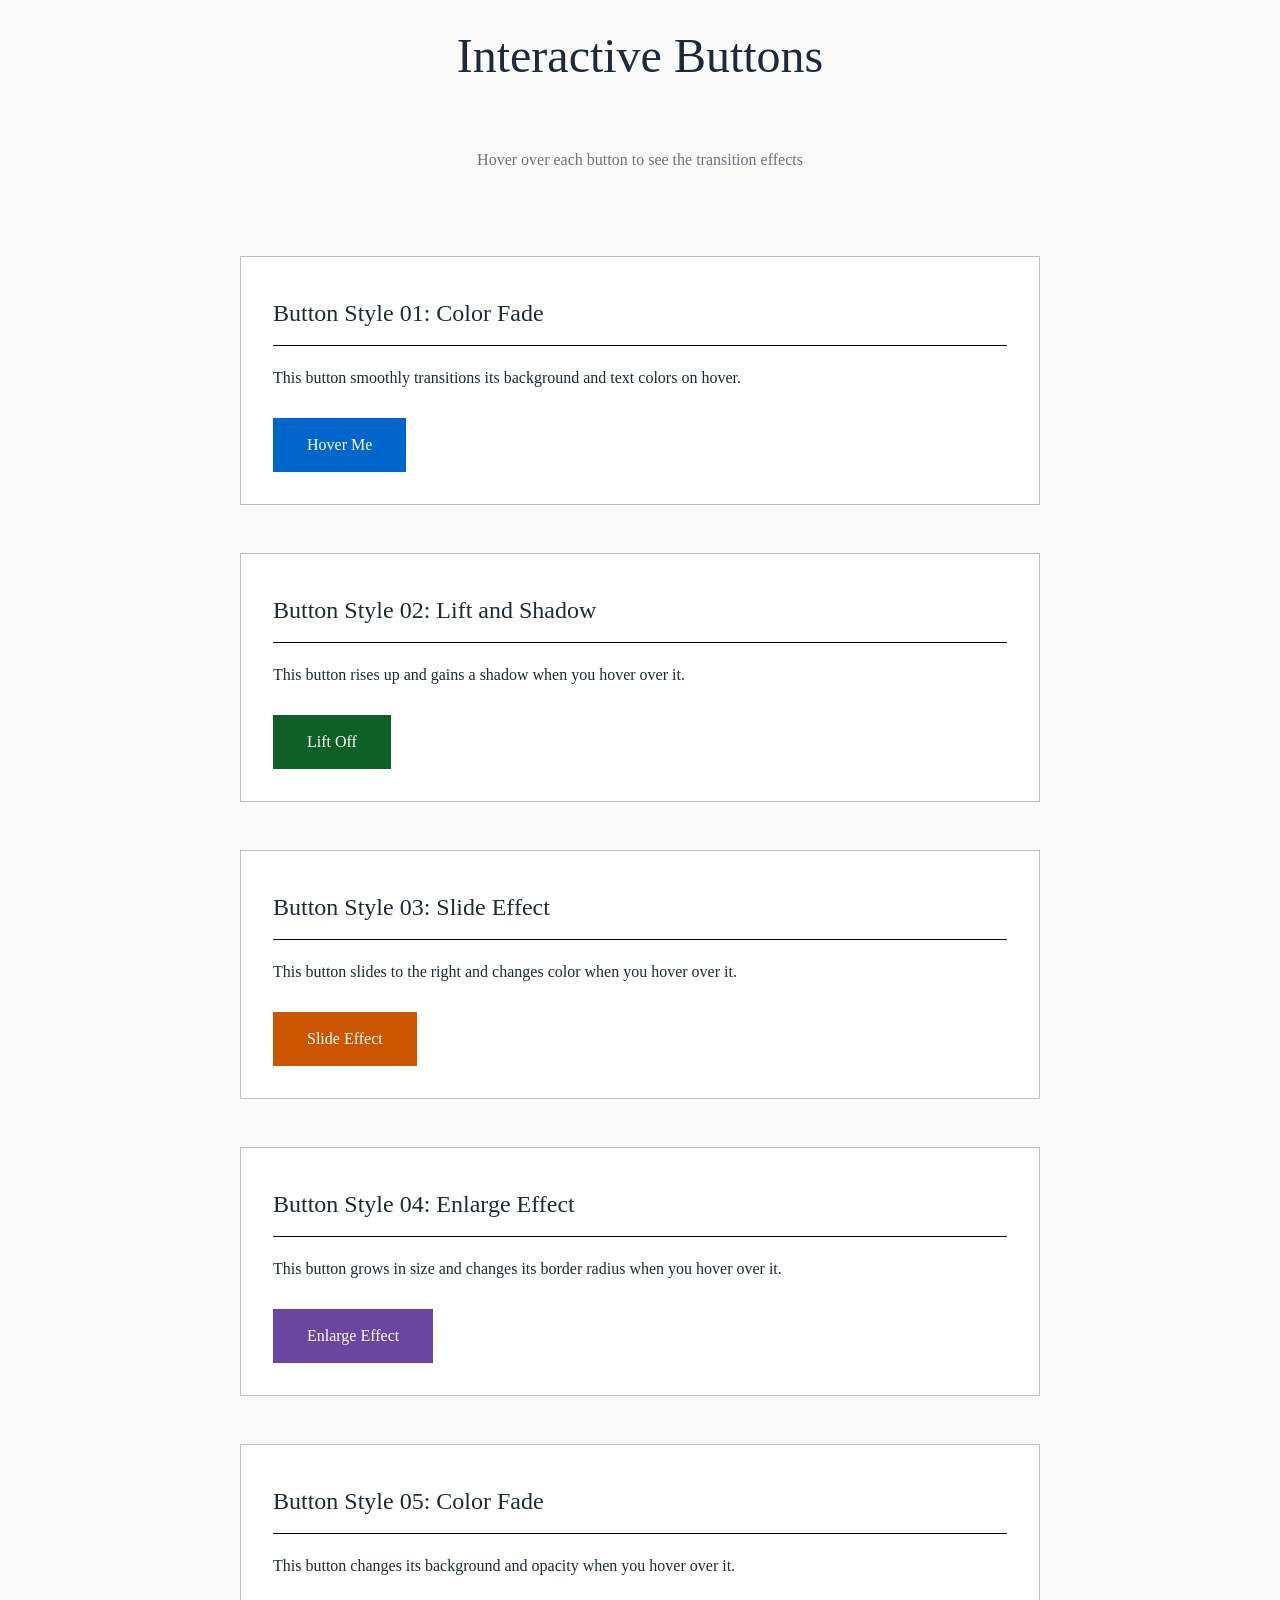
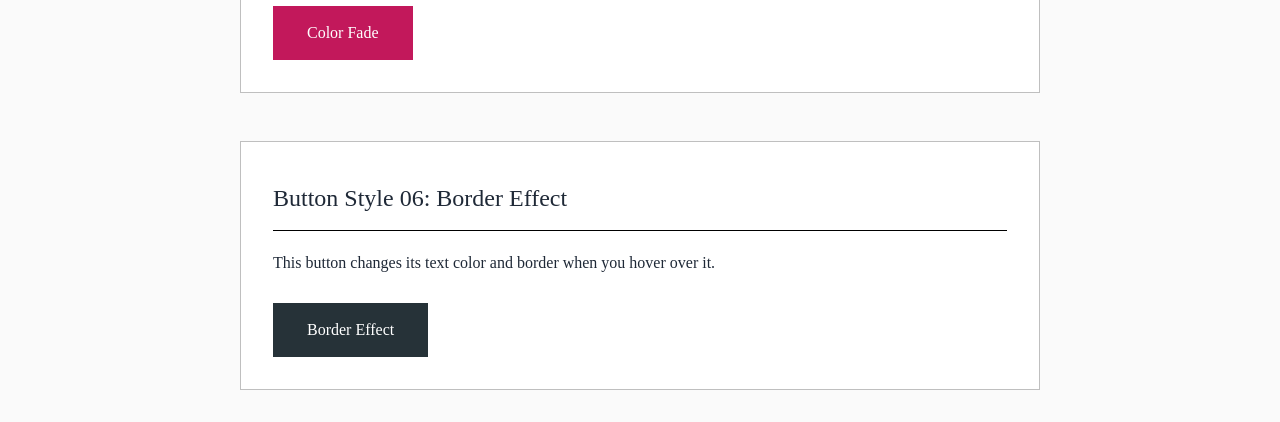
<file: week-05-exercise-08/index.html>
<!DOCTYPE html>
<html lang="en">

<head>
    <meta charset="UTF-8">
    <meta name="viewport" content="width=device-width, initial-scale=1.0">
    <title>Exercises Week 05 Exercise 01: Interactive Buttons</title>
    <link rel="stylesheet" href="./style.css">
</head>

<body>
    <div class="container">
        <h1>Interactive Buttons</h1>
        <p class="subtitle">Hover over each button to see the transition effects</p>

        <section class="button-section">
            <h2>Button Style 01: Color Fade</h2>
            <p>This button smoothly transitions its background and text colors on hover.</p>
            <button class="button-01">Hover Me</button>
        </section>


        <section class="button-section">
            <h2>Button Style 02: Lift and Shadow</h2>
            <p>This button rises up and gains a shadow when you hover over it.</p>
            <button class="button-02">Lift Off</button>
        </section>

        <section class="button-section">
            <h2>Button Style 03: Slide Effect</h2>
            <p>This button slides to the right and changes color when you hover over it.</p>
            <button class="button-03">Slide Effect</button>
        </section>

        <section class="button-section">
            <h2>Button Style 04: Enlarge Effect</h2>
            <p>This button grows in size and changes its border radius when you hover over it.</p>
            <button class="button-04">Enlarge Effect</button>
        </section>

        <section class="button-section">
            <h2>Button Style 05: Color Fade</h2>
            <p>This button changes its background and opacity when you hover over it.</p>
            <button class="button-05">Color Fade</button>
        </section>

        <section class="button-section">
            <h2>Button Style 06: Border Effect</h2>
            <p>This button changes its text color and border when you hover over it.</p>
            <button class="button-06">Border Effect</button>
        </section>
    </div>
</body>

</html>
</file>
<file: project-01/style.css>
:root {
    --black: #111111;
    --white: #ffffff;
    --gold: #D4AF37;
    --light-gray: #f5f5f5;
    --dark-gray: #555555;
}

* {
    margin: 0;
    padding: 0;
    box-sizing: border-box;
    scroll-behavior: smooth;
}

body {
    font-family: "Trebuchet MS", sans-serif;
    background-color: var(--white);
    color: var(--black);
    line-height: 1.7;
}

html {
    scroll-behavior: smooth;
}

section {
    scroll-margin-top: 90px;
}

header {
    background-color: var(--black);
    padding: 20px 8%;
}

.navbar {
    display: flex;
    justify-content: space-between;
    align-items: center;
    flex-wrap: wrap;
}

.logo {
    color: var(--gold);
    font-size: 28px;
    font-weight: bold;
    text-decoration: none;
}

.nav-links {
    display: flex;
    list-style: none;
    gap: 25px;
    flex-wrap: wrap;
}

.nav-links a {
    color: var(--white);
    text-decoration: none;
    transition: color 0.3s ease;
    position: relative;
    padding-bottom: 5px;
}

.nav-links a:hover {
    color: var(--gold);
}

.nav-links a::after {
    content: "";
    position: absolute;
    left: 0;
    bottom: 0;
    width: 0;
    height: 2px;
    background-color: var(--gold);
    transition: width 0.3s ease;
}

.nav-links a:hover::after {
    width: 100%;
}

.hero {
    min-height: 500px;
    padding: 110px 10%;
    background-color: var(--black);
    color: var(--white);
    display: flex;
    flex-direction: column;
    justify-content: center;
    align-items: flex-start;
    position: relative;
    border-bottom: 4px solid var(--gold);
    overflow: hidden;
}

.welcome {
    color: var(--gold);
    letter-spacing: 3px;
    font-size: 13px;
    margin-bottom: 15px;
}

.hero h1 {
    font-size: 64px;
    margin-bottom: 10px;
    letter-spacing: -2px;
    font-weight: 800;
}

.hero h1 span {
    color: var(--gold);
    text-shadow: 0 0 25px rgba(212, 175, 55, 0.2);
}

.hero h2 {
    font-size: 24px;
    font-weight: normal;
    margin-bottom: 20px;
}

.hero p {
    max-width: 600px;
}

.hero-button {
    display: inline-block;
    margin-top: 25px;
    padding: 12px 28px;
    background-color: var(--gold);
    color: var(--black);
    text-decoration: none;
    font-weight: bold;
    border: 2px solid var(--gold);
    transition: background-color 0.3s ease, color 0.3s ease, transform 0.3s ease;
    border-radius: 3px;
    letter-spacing: 1px;
    text-transform: uppercase;
    font-size: 13px;
}

.hero-button:hover {
    background-color: transparent;
    color: var(--gold);
    transform: translateY(-4px);
    box-shadow: 0 5px 20px rgba(212, 175, 55, 0.2);
}

.content-section {
    padding: 75px 10%;
    position: relative;
    border-bottom: 1px solid #eeeeee;
}

.content-section h2 {
    font-size: 32px;
    margin-bottom: 25px;
    border-bottom: 3px solid var(--gold);
    display: inline-block;
    padding-bottom: 8px;
    position: relative;
    letter-spacing: 1px;
    text-transform: uppercase;
    font-size: 27px;
}

.content-section p {
    color: var(--dark-gray);
    margin-bottom: 15px;
}

.education-card {
    background-color: var(--light-gray);
    padding: 30px;
    border-left: 4px solid var(--gold);
    margin-top: 20px;
}

.education-card h3 {
    margin-bottom: 15px;
    font-size: 22px;
    color: var(--black);
}

#skills,
#interests {
    background-color: var(--light-gray);
}

.card-container {
    display: flex;
    flex-wrap: wrap;
    gap: 20px;
    margin-top: 30px;
}

.info-card {
    flex: 1 1 220px;
    padding: 25px;
    background-color: var(--white);
    border: 1px solid #dddddd;
    border-top: 3px solid var(--gold);
    transition: transform 0.3s ease, box-shadow 0.3s ease;
    border-radius: 6px;
    position: relative;
    overflow: hidden;
}

.info-card:hover {
    transform: translateY(-6px);
    box-shadow: 0 8px 20px rgba(0, 0, 0, 0.12);
    border-top-color: var(--black);
    transform: translateY(-8px);
    box-shadow: 0 12px 25px rgba(0, 0, 0, 0.12);
}

.info-card h3 {
    margin-bottom: 12px;
    font-size: 20px;
}

.info-card p {
    margin-bottom: 0;
}

#projects {
    background-color: var(--white);
}

.contact {
    background-color: var(--black);
    color: var(--white);
}

.contact h2 {
    color: var(--white);
}

.contact p {
    color: #dddddd;
}

.contact a {
    color: var(--gold);
    text-decoration: none;
    transition: color 0.3s ease;
}

.contact a:hover {
    color: var(--white);
    text-decoration: underline;
}

h1, h2, h3 {
    font-family: "Trebuchet MS", sans-serif;
    font-weight: bold;
}

footer {
    background-color: var(--black);
    color: var(--white);
    padding: 25px 10%;
    display: flex;
    justify-content: space-between;
    align-items: center;
    flex-wrap: wrap;
    gap: 15px;
}

footer p {
    margin: 0;
}

footer a {
    color: var(--gold);
    text-decoration: none;
    transition: color 0.3s ease;
}

footer a:hover {
    color: var(--white);
}

@media screen and (max-width: 768px) {

    header {
        padding: 20px 5%;
    }

    .navbar {
        flex-direction: column;
        gap: 20px;
    }

    .nav-links {
        justify-content: center;
        gap: 15px;
    }

    .hero {
        padding: 75px 7%;
        min-height: 450px;
    }

    .hero h1 {
        font-size: 38px;
    }

    .hero h2 {
        font-size: 20px;
    }

    .content-section {
        padding: 55px 7%;
    }

    .content-section h2 {
        font-size: 28px;
    }

    footer {
        flex-direction: column;
        text-align: center;
    }

    .info-card {
        flex-basis: 100%;
    }

}
</file>
<file: week-03-exercise-04/style.css>
*{
    box-sizing: border-box;
}

body {
    font-family: Arial, sans-serif;
    background-color: #111111;
    margin: 0;
    padding: 40px;
}

.card {
    max-width: 600px;
    margin: 0 auto;
    padding: 32px;
    background-color: #ffffff;
    border: 5px solid #ffb612;
}

.card h1 {
    color: #111111;
    font-size: 36px;
    margin-bottom: 16px;
}

.card p {
    color: #333333;
    font-size: 18px;
    margin-top: 0;
    line-height: 1.6;
}
</file>
<file: week-04-exercise-06/style.css>
* {
    box-sizing: border-box;
}

html,
body {
    min-height: 100vh;
    margin: 0;
}

body {
    font-family: "Times New Roman", serif;
    line-height: 2;
    display: flex;
    justify-content: center;
    align-items: flex-start;
    padding: 32px 0;
}

main {
    max-width: 800px;
    width: 90%;
    padding: 16px;
    border: 1px solid rgba(0, 0, 0, 0.25);
}

h1 {
    font-weight: normal;
    font-size: 48px;
    line-height: 1em;
    margin-top: 48px;
    margin-bottom: 48px;
    text-align: center;
}

h2 {
    font-size: 24px;
    margin-top: 48px;
    margin-bottom: 16px;
    border-bottom: 1px solid rgba(0, 0, 0, 1);
    padding-bottom: 16px;
}

p {
    margin-bottom: 16px;
}

.screenshot-container {
    margin: 32px 0;
    padding: 16px;
    border: 1px solid rgba(0, 0, 0, 1);
    text-align: center;
}

.screenshot-container img {
    max-width: 100%;
    height: auto;
    display: block;
    margin: 0 auto;
    border: 1px solid rgba(0, 0, 0, 0.25);
}
</file>
<file: week-04-exercise-07/style.css>
* {
    box-sizing: border-box;
}

html,
body {
    min-height: 100vh;
    margin: 0;
}

body {
    font-family: "Trebuchet MS", sans-serif;
    line-height: 1.8;
    display: flex;
    justify-content: center;
    align-items: flex-start;
    padding: 32px 0;
    background-color: #292929;
    color: white;
}

main {
    max-width: 1200px;
    width: 90%;
    padding: 25px;
    border: none;
}

h1 {
    font-weight: 800;
    font-size: 48px;
    line-height: 1.2;
    margin-top: 48px;
    margin-bottom: 48px;
    text-align: center;
    color: #ffd83d;
    letter-spacing: 4px;
    text-transform: uppercase;
}

main>p {
    margin-bottom: 32px;
    text-align: center;
    max-width: 800px;
    margin-left: auto;
    margin-right: auto;
}

.collection-grid {
    display: flex;
    flex-wrap: wrap;
    justify-content: center;
    gap: 25px;
    margin: 48px 0;
}

.collection-card {
    flex-grow: 1;
    flex-shrink: 1;
    flex-basis: 300px;
    border: none;
    background-color: #ffd83d;
    padding: 16px;
    color: #171717;
    border-radius: 20px;
    height: fit-content;
}

.collection-card img {
    width: 100%;
    height: auto;
    display: block;
    border: 1px solid rgba(0, 0, 0, 0.25);
    margin-bottom: 16px;
}

.collection-card h2 {
    font-size: 24px;
    font-weight: 800;
    margin-top: 0;
    margin-bottom: 8px;
    line-height: 1.2;
    color: #171717;
}

.collection-card .details {
    font-size: 14px;
    color: rgba(0, 0, 0, 0.6);
    margin-bottom: 16px;
    font-style: italic;
}

.collection-card .description {
    font-size: 16px;
    margin-bottom: 0;
    line-height: 1.6;
}

@media (width >= 480px) {
    .collection-card {
        flex-basis: 45%;
    }
}

@media (width >= 1024px) {
    .collection-card {
        flex-basis: 30%;
    }
}
</file>
<file: week-05-exercise-08/style.css>
* {
    margin: 0;
    padding: 0;
    box-sizing: border-box;
}

body {
    font-family: "Times New Roman", serif;
    line-height: 2;
    background-color: #fafafa;
    color: #1F2937;
    padding: 32px 16px;
}

.container {
    max-width: 800px;
    margin: 0 auto;
    display: flex;
    flex-direction: column;
    gap: 48px;
}

h1 {
    font-size: 48px;
    line-height: 1em;
    font-weight: normal;
    text-align: center;
    margin-bottom: 16px;
}

.subtitle {
    text-align: center;
    font-size: 16px;
    color: #6B7280;
    margin-bottom: 32px;
}

h2 {
    font-size: 24px;
    font-weight: normal;
    border-bottom: 1px solid rgba(0, 0, 0, 1);
    padding-bottom: 8px;
    margin-bottom: 16px;
}

.button-section {
    padding: 32px;
    background-color: #ffffff;
    border: 1px solid rgba(0, 0, 0, 0.25);
}

.button-section p {
    font-size: 16px;
    margin-bottom: 24px;
}

button {
    font-family: "Times New Roman", serif;
    font-size: 16px;
    cursor: pointer;
    border-radius: 0;
}

.button-01 {
    background-color: #0066CC;
    color: #ffffff;
    padding: 16px 32px;
    border: 2px solid #0066CC;
    transition: background-color 0.3s ease, color 0.3s ease, border-color 0.3s ease;
}

.button-01:hover {
    background-color: #ffffff;
    color: #0066CC;
    border-color: #0066CC;
}

.button-02 {
    background-color: #0e6027;
    color: #ffffff;
    padding: 16px 32px;
    border: 2px solid #0e6027;
    transition: transform 0.3s ease, box-shadow 0.3s ease;
}

.button-02:hover {
    transform: translateY(-4px);
    box-shadow: 0 8px 16px rgba(0, 0, 0, 0.2);
}

.button-03 {
    background-color: #CC5500;
    color: #ffffff;
    padding: 16px 32px;
    border: 2px solid #CC5500;
    transition: transform 0.3s ease, background-color 0.3s ease;
}

.button-03:hover {
    transform: translate(10px);
    background-color: #993f00;
}

.button-04 {
    background-color: #6B46A1;
    color: #ffffff;
    padding: 16px 32px;
    border: 2px solid #6B46A1;
    transition: transform 0.3s ease-in-out, background-color 0.3s ease;
}

.button-04:hover {
    transform: scale(1.1);
    border-color: #D6b4fc;
}

.button-05 {
    background-color: #c2185b;
    color: #ffffff;
    padding: 16px 32px;
    border: 2px solid #c2185b;
    transition: background-color 0.5s ease, color 0.5s ease;
}

.button-05:hover {
    background-color: #f8bbd0;
    color: #880e4f;
}

.button-06 {
    background-color: #263238;
    color: #ffffff;
    padding: 16px 32px;
    border: 2px solid #263238;
    transition: border-color 0.3s ease, color 0.3s ease, background-color 0.3s ease;
}

.button-06:hover {
    background-color: #ffffff;
    color: #263238;
    border-color: #ff9800;
}
</file>
